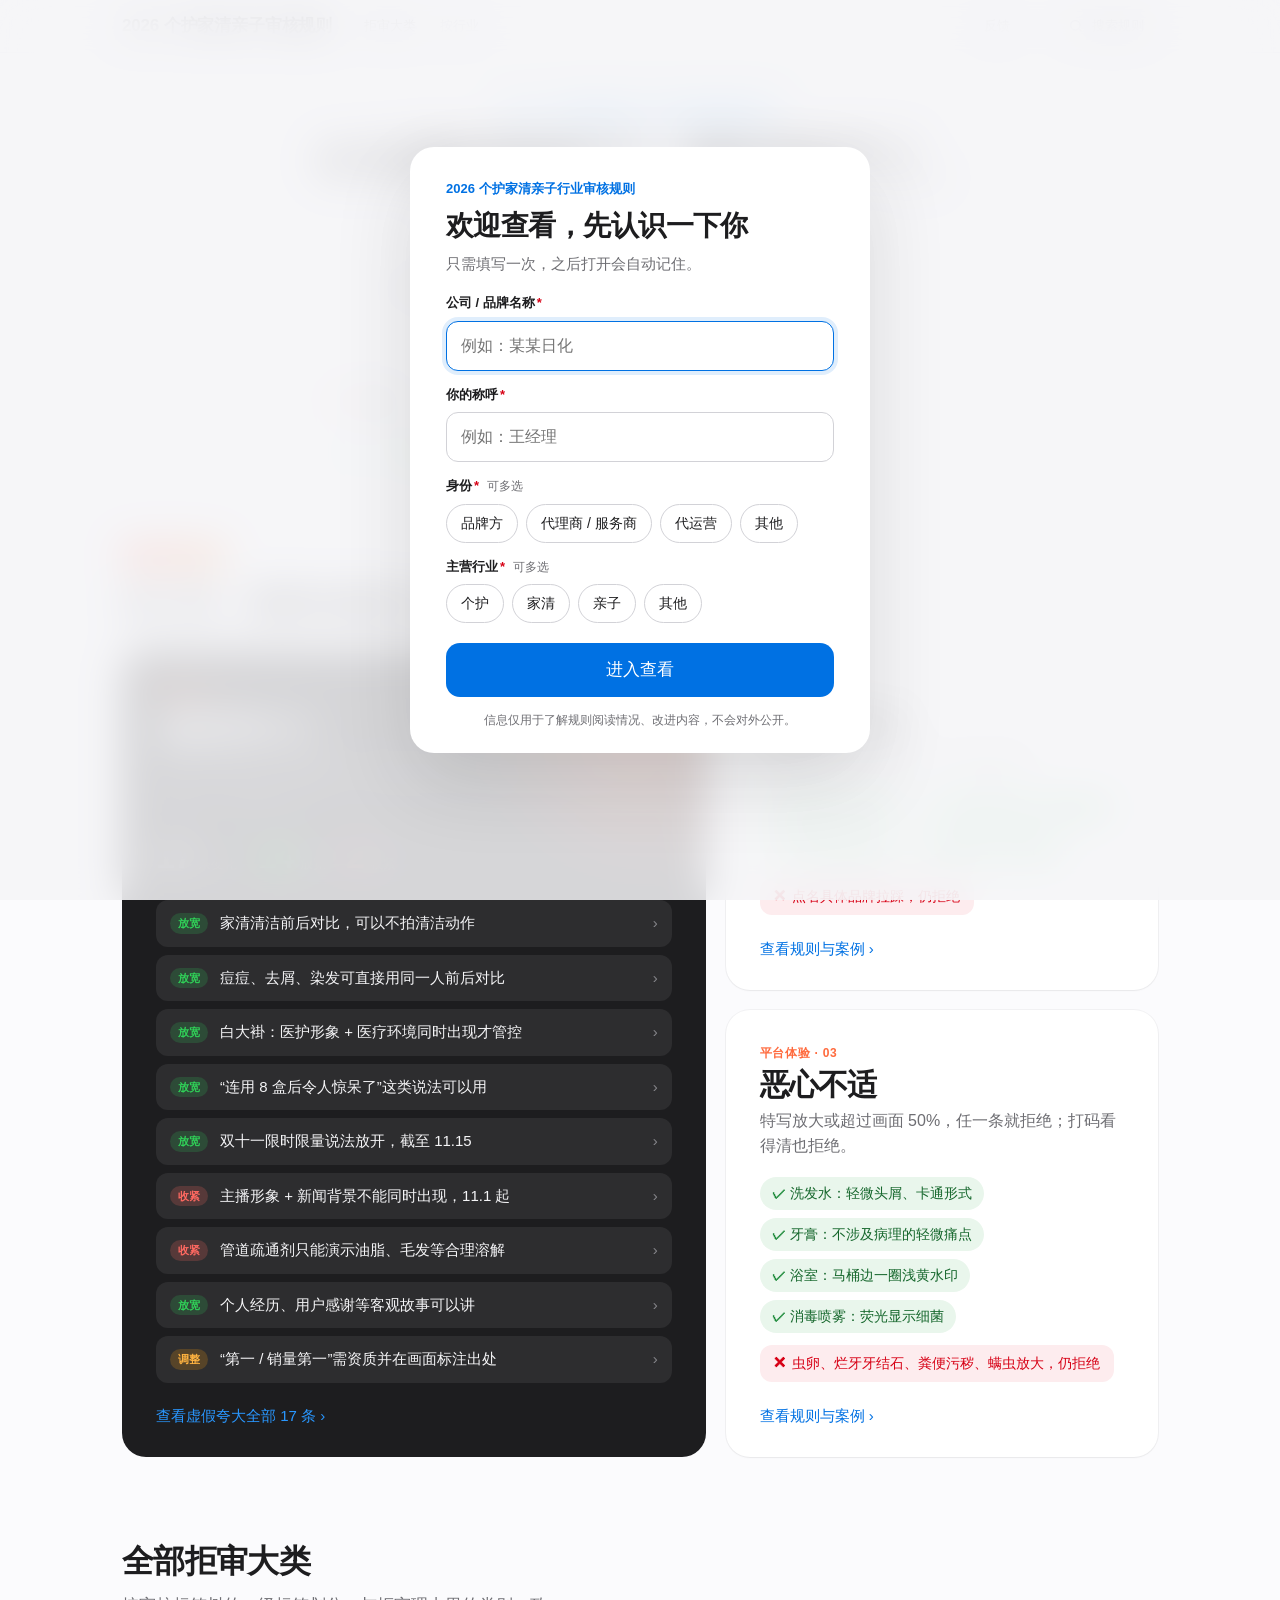
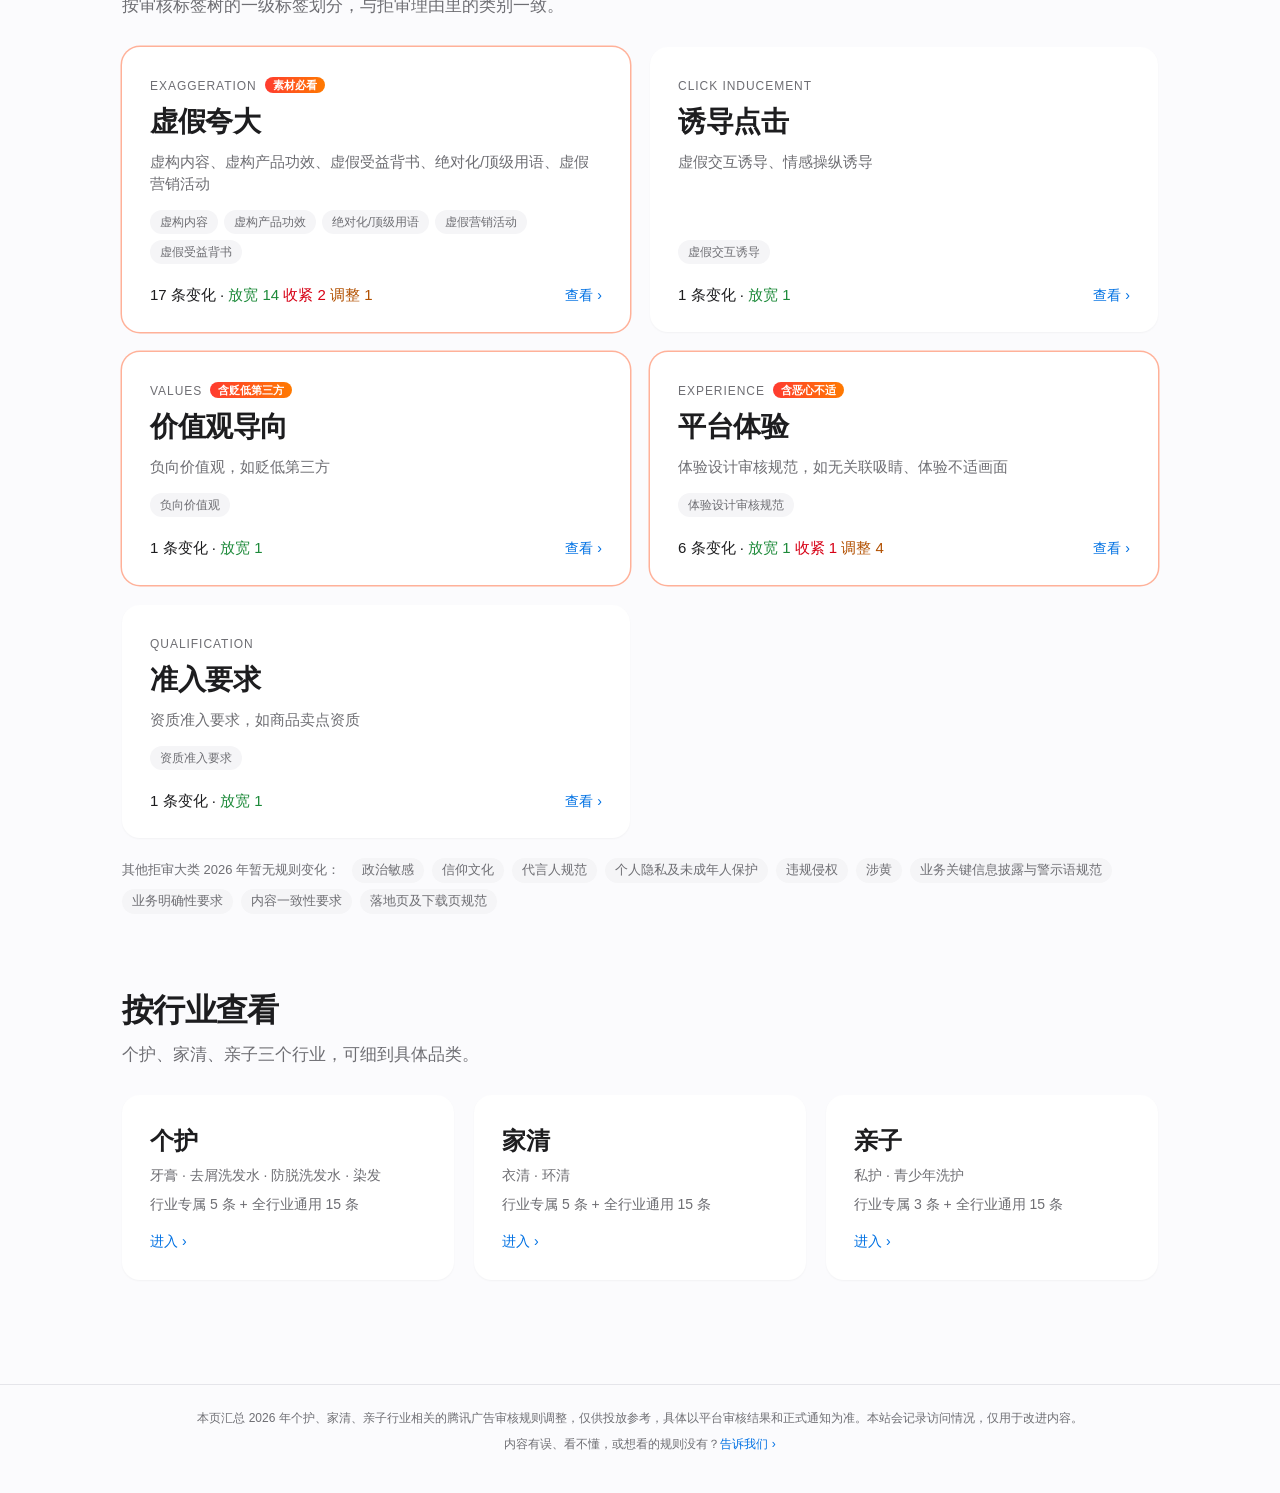
<file: index.html>
<!DOCTYPE html>
<html lang="zh-CN">
<head>
<meta charset="UTF-8">
<meta name="viewport" content="width=device-width, initial-scale=1">
<title>2026 个护家清亲子行业审核规则变化</title>
<link rel="stylesheet" href="style.css">
</head>
<body>
<nav class="nav">
  <div class="nav-inner">
    <a href="#/" class="brand">2026 个护家清亲子审核规则</a>
    <div class="nav-links">
      <a href="#/" data-nav="home">拒审大类</a>
      <a href="#/industry/personal" data-nav="industry">按行业</a>
    </div>
    <button class="nav-fb" type="button" onclick="openFeedback(null)">反馈</button>
    <button class="nav-search" id="openSearch" aria-label="搜索">
      <svg width="16" height="16" viewBox="0 0 24 24" fill="none" stroke="currentColor" stroke-width="2"><circle cx="11" cy="11" r="7"/><path d="M20 20l-3.5-3.5"/></svg>
      <span>搜索规则</span>
    </button>
  </div>
</nav>

<main id="app"></main>

<footer class="foot">
  <p>本页汇总 2026 年个护、家清、亲子行业相关的腾讯广告审核规则调整，仅供投放参考，具体以平台审核结果和正式通知为准。本站会记录访问情况，仅用于改进内容。</p>
  <p class="foot-fb">内容有误、看不懂，或想看的规则没有？<a href="javascript:openFeedback(null)">告诉我们 ›</a></p>
</footer>

<!-- 搜索面板 -->
<div class="overlay" id="searchLayer" hidden>
  <div class="search-panel">
    <div class="search-box">
      <svg width="20" height="20" viewBox="0 0 24 24" fill="none" stroke="currentColor" stroke-width="2"><circle cx="11" cy="11" r="7"/><path d="M20 20l-3.5-3.5"/></svg>
      <input id="searchInput" type="text" placeholder="搜索关键词，如：仿新闻、头皮屑、限时限量、牙膏" autocomplete="off">
      <button class="esc" id="closeSearch">取消</button>
    </div>
    <div class="search-hot" id="searchHot"></div>
    <div class="search-result" id="searchResult"></div>
  </div>
</div>

<!-- 规则详情 -->
<div class="overlay" id="sheetLayer" hidden>
  <div class="sheet" id="sheet"></div>
</div>

<!-- 看大图 -->
<div class="lightbox" id="lightbox" hidden><img id="lbImg" alt=""><p id="lbCap"></p></div>

<script src="data.js"></script>
<script src="track.js"></script>
<script src="app.js"></script>
</body>
</html>
</file>
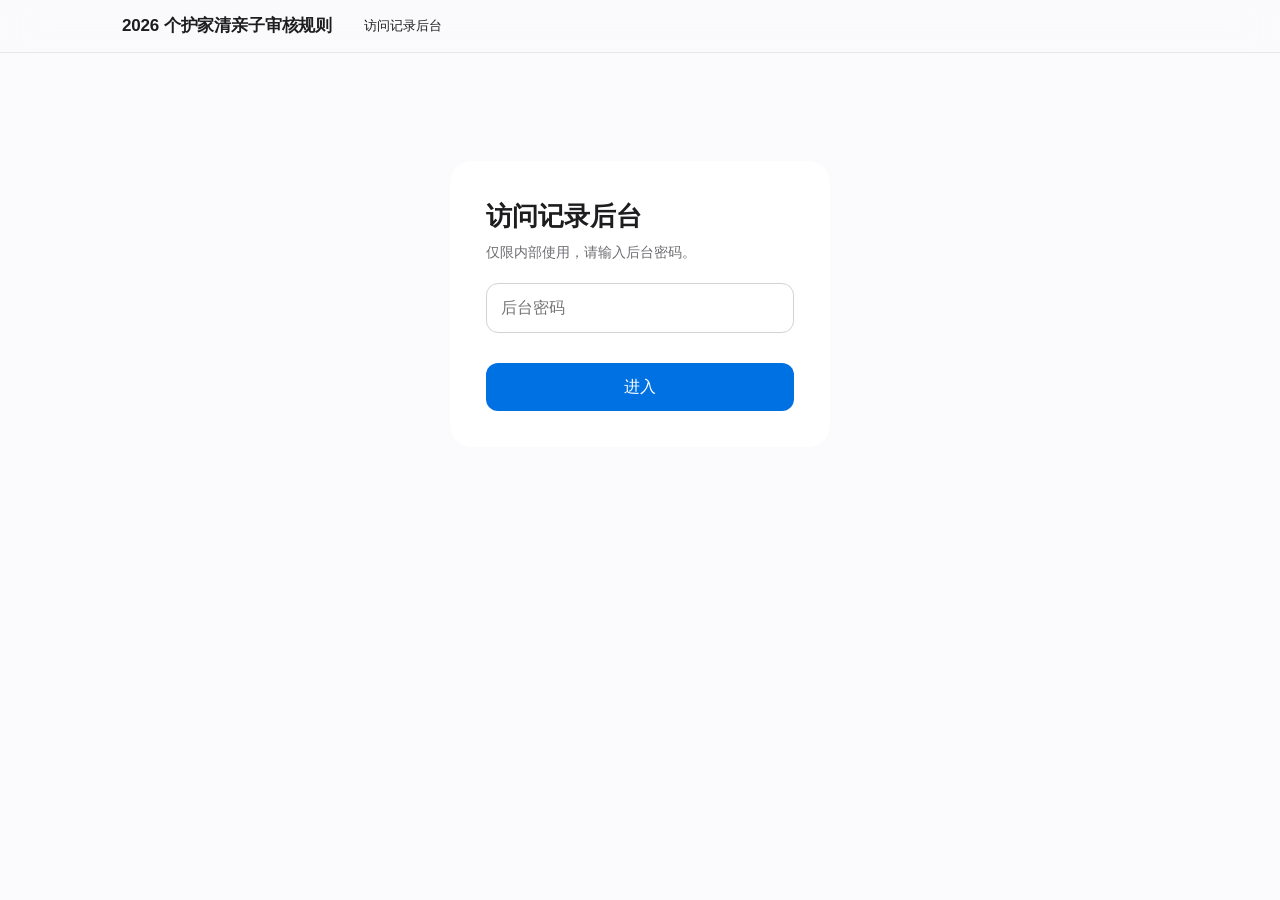
<file: admin.html>
<!DOCTYPE html>
<html lang="zh-CN">
<head>
<meta charset="UTF-8">
<meta name="viewport" content="width=device-width, initial-scale=1">
<meta name="robots" content="noindex,nofollow">
<title>访问记录后台</title>
<link rel="stylesheet" href="style.css">
<style>
main{padding-top:40px}
.adm-head{display:flex;align-items:flex-end;justify-content:space-between;gap:16px;flex-wrap:wrap;margin-bottom:24px}
.adm-head h1{font-size:36px;font-weight:700;letter-spacing:-.02em}
.adm-head p{font-size:13px;color:var(--sub);margin-top:6px}
.tools{display:flex;gap:8px;flex-wrap:wrap;align-items:center}
.tools input,.tools select{font:inherit;font-size:14px;padding:8px 12px;border:1px solid var(--line);border-radius:10px;background:#fff;outline:0}
.tools input{width:200px}
.tools button{font-size:14px;padding:8px 14px;border-radius:10px;background:var(--soft)}
.tools button.pri{background:var(--blue);color:#fff}
.kpi{display:grid;grid-template-columns:repeat(5,1fr);gap:14px;margin-bottom:18px}
.k{background:#fff;border-radius:16px;padding:20px 22px}
.k b{display:block;font-size:30px;font-weight:600;letter-spacing:-.02em}
.k span{font-size:13px;color:var(--sub)}
.panel{background:#fff;border-radius:18px;padding:22px 24px;margin-bottom:18px}
.panel h3{font-size:16px;font-weight:600;margin-bottom:14px}
.panel h3 small{font-weight:400;color:var(--sub);font-size:12px;margin-left:6px}
.g2{display:grid;grid-template-columns:1fr 1fr;gap:18px}
.g3{display:grid;grid-template-columns:1fr 1fr 1fr;gap:18px}
.trend{display:flex;align-items:flex-end;gap:4px;height:140px}
.col{flex:1;display:flex;flex-direction:column;align-items:center;justify-content:flex-end;height:100%}
.col i{width:100%;max-width:22px;background:var(--blue);border-radius:4px 4px 0 0;min-height:2px}
.col span{font-size:10px;color:var(--sub);margin-top:4px}
.bar{display:grid;grid-template-columns:minmax(0,1.3fr) 1fr 36px;gap:10px;align-items:center;font-size:13px;padding:5px 0}
.bl{white-space:nowrap;overflow:hidden;text-overflow:ellipsis}
.bt{height:8px;background:var(--soft);border-radius:4px;overflow:hidden}
.bt i{display:block;height:100%;background:var(--blue);border-radius:4px}
.bar b{text-align:right;font-weight:600}
table{width:100%;border-collapse:collapse;font-size:14px}
th{text-align:left;font-size:12px;color:var(--sub);font-weight:500;padding:8px 10px;border-bottom:1px solid #ececf0}
td{padding:12px 10px;border-bottom:1px solid #f2f2f5;vertical-align:top}
td small{display:block;color:var(--sub);font-size:12px}
tbody tr{cursor:pointer}
tbody tr:hover{background:#fafafc}
.empty{color:var(--sub);font-size:13px;text-align:center;padding:16px 0}
.login{max-width:380px;margin:12vh auto;background:#fff;border-radius:22px;padding:36px}
.login h1{font-size:26px;font-weight:700;margin-bottom:6px}
.login p{font-size:14px;color:var(--sub);margin-bottom:20px}
.login input{width:100%;font:inherit;font-size:16px;padding:12px 14px;border:1px solid var(--line);border-radius:12px;outline:0;margin-bottom:12px}
.login button{width:100%;background:var(--blue);color:#fff;font-size:16px;padding:12px;border-radius:12px}
.login .err{color:var(--red);font-size:13px;min-height:18px}
.plist{list-style:none;max-height:60vh;overflow-y:auto;margin-top:16px}
.plist li{display:grid;grid-template-columns:86px 76px 1fr;gap:8px;font-size:14px;padding:9px 0;border-bottom:1px solid #f2f2f5}
.plist time{color:var(--sub);font-size:13px}
.plist em{font-style:normal;font-size:12px;background:var(--soft);border-radius:999px;padding:1px 8px;justify-self:start;height:fit-content}
.fb-tabs{display:flex;gap:6px;margin-bottom:10px}
.fb-tabs button{font-size:13px;padding:5px 12px;border-radius:999px;color:var(--sub)}
.fb-tabs button.on{background:var(--text);color:#fff}
.fbi{display:grid;grid-template-columns:1fr auto;gap:6px 16px;padding:14px 0;border-bottom:1px solid #f2f2f5}
.fbi .meta{font-size:12px;color:var(--sub);display:flex;gap:8px;flex-wrap:wrap;align-items:center}
.fbi .meta em{font-style:normal;background:var(--amber-bg);color:var(--amber);padding:1px 8px;border-radius:999px;font-weight:500}
.fbi p{font-size:15px;line-height:1.6;grid-column:1;white-space:pre-wrap}
.fbi .act{grid-row:1/3;grid-column:2;align-self:center}
.fbi .act button{font-size:13px;padding:6px 12px;border-radius:999px;background:var(--soft)}
.fbi.done p{color:var(--sub)}
.fbi.done .meta em{background:var(--soft);color:var(--sub)}
@media (max-width:860px){.kpi{grid-template-columns:repeat(2,1fr)}.g2,.g3{grid-template-columns:1fr}.tools input{width:100%}}
</style>
</head>
<body>
<nav class="nav"><div class="nav-inner"><a href="./index.html" class="brand">2026 个护家清亲子审核规则</a><div class="nav-links"><a class="on">访问记录后台</a></div></div></nav>

<div id="login" class="login" hidden>
  <h1>访问记录后台</h1>
  <p>仅限内部使用，请输入后台密码。</p>
  <form id="loginForm"><input id="pass" type="password" placeholder="后台密码" autocomplete="current-password"><div class="err" id="loginErr"></div><button type="submit">进入</button></form>
</div>

<main id="main" hidden>
  <div class="adm-head">
    <div><h1>访问记录</h1><p id="status">加载中…</p></div>
    <div class="tools">
      <input id="filter" placeholder="筛选公司 / 称呼 / 身份 / 行业">
      <select id="days"><option value="7">近 7 天</option><option value="30" selected>近 30 天</option><option value="90">近 90 天</option></select>
      <button id="refresh">刷新</button>
      <button id="csv" class="pri">导出 CSV</button>
    </div>
  </div>

  <div class="kpi" id="kpi"></div>
  <div class="panel" id="fbPanel">
    <h3>意见反馈<small id="fbCount"></small></h3>
    <div class="fb-tabs"><button data-fb="todo" class="on">待处理</button><button data-fb="done">已处理</button><button data-fb="all">全部</button></div>
    <div id="fbList"></div>
  </div>
  <div class="panel"><h3>每日访客<small>按天去重</small></h3><div class="trend" id="trend"></div></div>
  <div class="g2">
    <div class="panel"><h3>被看最多的规则</h3><div id="topRules"></div></div>
    <div class="panel"><h3>访问最多的页面</h3><div id="topPages"></div></div>
  </div>
  <div class="g2">
    <div class="panel"><h3>热门搜索词</h3><div id="topSearch"></div></div>
    <div class="panel"><h3>搜不到结果的词<small>可以据此补内容</small></h3><div id="zeroSearch"></div></div>
  </div>
  <div class="g2">
    <div class="panel"><h3>访客行业分布<small>多选，按人次计</small></h3><div id="byInd"></div></div>
    <div class="panel"><h3>访客身份分布<small>多选，按人次计</small></h3><div id="byRole"></div></div>
  </div>
  <div class="panel">
    <h3>访客明细<small>点击一行查看这位访客的完整浏览记录</small></h3>
    <table><thead><tr><th>公司 / 称呼</th><th>身份</th><th>行业</th><th>看过规则</th><th>阅读时长</th><th>地区</th><th>最近访问</th></tr></thead><tbody id="people"></tbody></table>
  </div>
</main>

<div class="overlay" id="person" hidden>
  <div class="sheet"><button class="close x" aria-label="关闭">✕</button><h2 id="pTitle"></h2><div class="kv" id="pMeta"></div><ul class="plist" id="pList"></ul><button id="pDel" style="margin-top:18px;font-size:13px;color:var(--red)">删除这位访客的记录（如测试数据）</button></div>
</div>

<script src="data.js"></script>
<script src="admin.js"></script>
</body>
</html>
</file>
<file: style.css>
:root{
  --bg:#fbfbfd; --card:#fff; --text:#1d1d1f; --sub:#6e6e73; --line:#d2d2d7; --soft:#f5f5f7;
  --blue:#0071e3; --green:#1d8a3a; --green-bg:#e9f6ec; --red:#d70015; --red-bg:#fdecee; --amber:#b25000; --amber-bg:#fff4e5;
  --radius:18px;
  --font:-apple-system,BlinkMacSystemFont,"SF Pro Text","SF Pro Display","PingFang SC","Helvetica Neue","Microsoft YaHei",sans-serif;
}
*{box-sizing:border-box;margin:0;padding:0}
html{scroll-behavior:smooth}
body{font-family:var(--font);background:var(--bg);color:var(--text);-webkit-font-smoothing:antialiased;line-height:1.5;font-size:17px}
a{color:inherit;text-decoration:none}
button{font:inherit;border:0;background:none;cursor:pointer;color:inherit}
body.lock{overflow:hidden}

/* nav */
.nav{position:sticky;top:0;z-index:20;background:rgba(251,251,253,.8);backdrop-filter:saturate(180%) blur(20px);-webkit-backdrop-filter:saturate(180%) blur(20px);border-bottom:1px solid rgba(0,0,0,.08)}
.nav-inner{max-width:1080px;margin:0 auto;height:52px;display:flex;align-items:center;gap:32px;padding:0 22px}
.brand{font-weight:600;font-size:17px;letter-spacing:-.01em}
.nav-links{display:flex;gap:24px;font-size:13px;color:var(--sub)}
.nav-links a{transition:color .2s}
.nav-links a:hover,.nav-links a.on{color:var(--text)}
.nav-search{margin-left:auto;display:flex;align-items:center;gap:8px;font-size:13px;color:var(--sub);background:var(--soft);padding:7px 14px;border-radius:999px;transition:background .2s}
.nav-search:hover{background:#ebebef}

main{max-width:1080px;margin:0 auto;padding:0 22px 80px}

/* hero */
.hero{text-align:center;padding:48px 0 36px}
.eyebrow{font-size:17px;font-weight:600;color:var(--blue);margin-bottom:10px}
.hero h1{font-size:48px;line-height:1.07;font-weight:700;letter-spacing:-.025em}
.hero p.lead{font-size:21px;color:var(--sub);margin:18px auto 0;max-width:640px;line-height:1.4}
.hero-search{margin:26px auto 0;max-width:560px;display:flex;align-items:center;gap:10px;background:var(--card);border:1px solid var(--line);border-radius:999px;padding:14px 22px;color:var(--sub);font-size:17px;cursor:text;transition:box-shadow .2s,border-color .2s;width:100%}
.hero-search:hover{border-color:#a1a1a6;box-shadow:0 4px 20px rgba(0,0,0,.06)}

.stats{display:flex;justify-content:center;gap:56px;margin-top:48px}
.stat b{display:block;font-size:40px;font-weight:600;letter-spacing:-.02em}
.stat span{font-size:14px;color:var(--sub)}
.stat.g b{color:var(--green)} .stat.r b{color:var(--red)}

.sec-title{font-size:32px;font-weight:700;letter-spacing:-.02em;margin:24px 0 8px}
.sec-sub{color:var(--sub);font-size:17px;margin-bottom:28px}

/* category grid */
.grid{display:grid;grid-template-columns:repeat(2,1fr);gap:20px}
.cat-card{background:var(--card);border-radius:var(--radius);padding:30px 28px 26px;box-shadow:0 1px 2px rgba(0,0,0,.04);transition:transform .3s cubic-bezier(.2,.8,.2,1),box-shadow .3s;display:flex;flex-direction:column;min-height:220px}
.cat-card:hover{transform:translateY(-4px);box-shadow:0 14px 36px rgba(0,0,0,.08)}
.cat-card .en{font-size:12px;letter-spacing:.08em;text-transform:uppercase;color:var(--sub)}
.cat-card h3{font-size:28px;font-weight:700;margin:6px 0 8px;letter-spacing:-.015em}
.cat-card p{font-size:15px;color:var(--sub);flex:1}
.cat-card .meta{display:flex;align-items:center;justify-content:space-between;margin-top:20px;font-size:14px}
.cat-card .num{font-size:15px;color:var(--text)}
.cat-card .more{color:var(--blue)}
.chips{display:flex;gap:6px;flex-wrap:wrap;margin-top:14px}

.pill{display:inline-flex;align-items:center;font-size:12px;font-weight:500;padding:3px 10px;border-radius:999px;white-space:nowrap}
.pill.loose{background:var(--green-bg);color:var(--green)}
.pill.tight{background:var(--red-bg);color:var(--red)}
.pill.change{background:var(--amber-bg);color:var(--amber)}
.pill.gray{background:var(--soft);color:var(--sub)}

/* industry entry */
.ind-row{display:grid;grid-template-columns:repeat(3,1fr);gap:20px;margin-bottom:24px}
.ind-entry{background:var(--card);border-radius:var(--radius);padding:28px;transition:transform .3s,box-shadow .3s;box-shadow:0 1px 2px rgba(0,0,0,.04)}
.ind-entry:hover{transform:translateY(-4px);box-shadow:0 14px 36px rgba(0,0,0,.08)}
.ind-entry h3{font-size:24px;font-weight:700;margin-bottom:6px}
.ind-entry p{color:var(--sub);font-size:14px}
.ind-entry .more{color:var(--blue);font-size:14px;margin-top:16px;display:block}

/* page head */
.page-head{padding:56px 0 24px}
.crumb{font-size:14px;color:var(--sub);margin-bottom:12px}
.crumb a{color:var(--blue)}
.page-head h1{font-size:48px;font-weight:700;letter-spacing:-.025em;line-height:1.1}
.page-head p{font-size:19px;color:var(--sub);margin-top:10px}

/* tabs */
.seg{display:inline-flex;background:#e8e8ed;border-radius:10px;padding:3px;gap:2px;margin:8px 0 6px;flex-wrap:wrap}
.seg button{padding:7px 18px;border-radius:8px;font-size:14px;color:var(--text);transition:background .2s}
.seg button.on{background:#fff;box-shadow:0 1px 3px rgba(0,0,0,.12);font-weight:500}
.subtabs{display:flex;gap:8px;flex-wrap:wrap;margin:16px 0 8px}
.subtabs button{padding:7px 16px;border-radius:999px;font-size:14px;border:1px solid var(--line);background:var(--card);transition:all .2s}
.subtabs button.on{background:var(--text);color:#fff;border-color:var(--text)}
.filters{display:flex;gap:8px;margin:18px 0 6px;flex-wrap:wrap;align-items:center}
.filters .label{font-size:13px;color:var(--sub);margin-right:4px}
.filters button{font-size:13px;padding:5px 12px;border-radius:999px;color:var(--sub);background:transparent;border:1px solid transparent}
.filters button.on{color:var(--text);border-color:var(--line);background:var(--card)}

/* rule list */
.group-h{font-size:21px;font-weight:600;margin:36px 0 14px;display:flex;align-items:baseline;gap:10px}
.group-h small{font-size:14px;color:var(--sub);font-weight:400}
.rules{display:grid;gap:14px}
.rule{background:var(--card);border-radius:16px;padding:22px 26px;display:grid;grid-template-columns:1fr auto;gap:6px 24px;cursor:pointer;transition:box-shadow .25s,transform .25s;box-shadow:0 1px 2px rgba(0,0,0,.04)}
.rule:hover{box-shadow:0 10px 28px rgba(0,0,0,.08);transform:translateY(-2px)}
.rule .top{display:flex;gap:8px;align-items:center;flex-wrap:wrap;margin-bottom:6px}
.rule h4{font-size:19px;font-weight:600;letter-spacing:-.01em}
.rule p{font-size:15px;color:var(--sub);line-height:1.55}
.rule .arrow{align-self:center;color:var(--blue);font-size:14px;grid-row:1/3;grid-column:2;white-space:nowrap}
.empty{padding:60px 0;text-align:center;color:var(--sub)}

/* overlay & sheet */
.overlay{position:fixed;inset:0;z-index:50;background:rgba(0,0,0,.32);backdrop-filter:blur(6px);-webkit-backdrop-filter:blur(6px);display:flex;justify-content:center;align-items:flex-start;overflow-y:auto;padding:6vh 16px;animation:fade .2s}
.overlay[hidden]{display:none}
@keyframes fade{from{opacity:0}to{opacity:1}}
@keyframes rise{from{opacity:0;transform:translateY(16px)}to{opacity:1;transform:none}}
.sheet{background:var(--card);border-radius:22px;max-width:820px;width:100%;padding:44px 48px 40px;position:relative;animation:rise .3s cubic-bezier(.2,.8,.2,1)}
.sheet .close{position:absolute;top:18px;right:18px;width:32px;height:32px;border-radius:50%;background:var(--soft);font-size:18px;color:var(--sub);display:flex;align-items:center;justify-content:center}
.sheet .close:hover{background:#e8e8ed}
.sheet .top{display:flex;gap:8px;flex-wrap:wrap;margin-bottom:14px}
.sheet h2{font-size:32px;font-weight:700;letter-spacing:-.02em;line-height:1.2}
.sheet .sum{font-size:19px;color:var(--text);margin-top:16px;line-height:1.5;padding:18px 20px;background:var(--soft);border-radius:14px}
.kv{display:flex;gap:28px;flex-wrap:wrap;margin-top:18px;font-size:14px;color:var(--sub)}
.kv b{color:var(--text);font-weight:500;margin-left:6px}
.blk{margin-top:30px}
.blk h5{font-size:17px;font-weight:600;margin-bottom:10px}
.blk ul{list-style:none;display:grid;gap:8px}
.blk li{display:flex;gap:10px;font-size:15px;line-height:1.6;padding:10px 14px;border-radius:12px;background:#fafafc}
.blk li .ic{flex:0 0 20px;height:20px;border-radius:50%;display:flex;align-items:center;justify-content:center;font-size:12px;font-weight:700;margin-top:2px;color:#fff}
.blk li.ok{background:var(--green-bg)} .blk li.ok .ic{background:var(--green)}
.blk li.no{background:var(--red-bg)} .blk li.no .ic{background:var(--red)}
.blk li.warn{background:var(--amber-bg)} .blk li.warn .ic{background:var(--amber)}
.blk li.plain .ic{background:#c7c7cc;width:6px;height:6px;flex:0 0 6px;margin:10px 7px 0}
.gallery{display:grid;grid-template-columns:repeat(auto-fill,minmax(150px,1fr));gap:12px;margin-top:12px}
.gallery figure{cursor:zoom-in}
.gallery .ph{aspect-ratio:3/4;border-radius:12px;overflow:hidden;background:var(--soft);position:relative}
.gallery.wide{grid-template-columns:repeat(auto-fill,minmax(240px,1fr))}
.gallery.wide .ph{aspect-ratio:4/3;background:#fff;border:1px solid #ececf0}
.gallery.wide img{object-fit:contain}
.gallery img{width:100%;height:100%;object-fit:cover;transition:transform .4s}
.gallery figure:hover img{transform:scale(1.04)}
.gallery .badge{position:absolute;top:8px;left:8px;font-size:11px;font-weight:600;padding:2px 8px;border-radius:999px;color:#fff}
.badge.ok{background:var(--green)} .badge.no{background:var(--red)}
.gallery figcaption{font-size:12px;color:var(--sub);margin-top:6px}

/* search */
.search-panel{background:var(--card);border-radius:22px;max-width:720px;width:100%;padding:8px 8px 14px;animation:rise .25s;box-shadow:0 30px 80px rgba(0,0,0,.2)}
.search-box{display:flex;align-items:center;gap:12px;padding:14px 18px;color:var(--sub);border-bottom:1px solid #ececf0}
.search-box input{flex:1;border:0;outline:0;font:inherit;font-size:20px;color:var(--text);background:transparent}
.search-box .esc{font-size:14px;color:var(--blue)}
.search-hot{padding:16px 18px 4px;display:flex;gap:8px;flex-wrap:wrap;align-items:center}
.search-hot .label{font-size:13px;color:var(--sub);margin-right:4px}
.search-hot button{font-size:13px;padding:5px 12px;border-radius:999px;background:var(--soft)}
.search-hot button:hover{background:#e8e8ed}
.search-result{max-height:60vh;overflow-y:auto;padding:6px}
.sr{padding:14px 14px;border-radius:12px;cursor:pointer;display:block}
.sr:hover,.sr.act{background:var(--soft)}
.sr .t{font-size:16px;font-weight:600;display:flex;gap:8px;align-items:center;flex-wrap:wrap}
.sr .s{font-size:14px;color:var(--sub);margin-top:4px;line-height:1.5}
mark{background:#fff1a8;color:inherit;border-radius:3px;padding:0 1px}
.sr-count{font-size:13px;color:var(--sub);padding:10px 14px 2px}

/* lightbox */
.lightbox{position:fixed;inset:0;z-index:80;background:rgba(0,0,0,.88);display:flex;flex-direction:column;align-items:center;justify-content:center;padding:4vh;cursor:zoom-out}
.lightbox[hidden]{display:none}
.lightbox img{max-width:92vw;max-height:84vh;border-radius:10px}
.lightbox p{color:#d2d2d7;font-size:14px;margin-top:12px}

.foot{border-top:1px solid #e5e5ea;padding:24px 22px 40px;text-align:center;font-size:12px;color:var(--sub)}

@media (max-width:760px){
  body{font-size:16px}
  .hero{padding:56px 0 36px}
  .hero h1{font-size:36px}
  .hero p.lead{font-size:17px}
  .stats{gap:28px}
  .stat b{font-size:30px}
  .nav-links{display:none}
  .ind-row,.grid{grid-template-columns:1fr}
  .page-head h1{font-size:34px}
  .sheet{padding:36px 22px 28px}
  .sheet h2{font-size:24px}
  .sheet .sum{font-size:16px}
  .rule{grid-template-columns:1fr;padding:18px 20px}
  .rule .arrow{display:none}
}
.sheet .sum em.hl,.blk li em.hl{font-style:normal;font-weight:600;color:var(--blue);background:#e8f1fc;padding:1px 6px;border-radius:6px}

.others{margin-top:20px;font-size:13px;color:var(--sub);display:flex;flex-wrap:wrap;gap:6px 8px;align-items:center;line-height:1.6}
.others .label{margin-right:4px}
.others span:not(.label){background:var(--soft);padding:2px 10px;border-radius:999px}
.tagpath{margin-top:16px;font-size:14px;color:var(--sub);display:flex;flex-wrap:wrap;gap:6px 8px;align-items:center}
.tagpath b{color:var(--text);font-weight:600}
.tagpath .lb{font-size:12px;color:#fff;background:var(--text);padding:2px 8px;border-radius:6px;margin-right:4px}
.tagpath.rel{margin-top:8px}
.tagpath.rel .lb{background:#86868b}
.tagpath.rel span:not(.lb){background:var(--soft);padding:2px 10px;border-radius:999px;font-size:13px}

/* 素材制作必看 */
.focus{margin-top:8px}
.focus-head{margin-bottom:22px}
.focus-head h2{font-size:32px;font-weight:700;letter-spacing:-.02em;margin-top:12px}
.focus-tag{font-size:13px;font-weight:600;color:#fff;background:linear-gradient(90deg,#ff3b30,#ff7a00);padding:4px 12px;border-radius:999px;letter-spacing:.02em}
.focus-grid{display:grid;grid-template-columns:1.35fr 1fr;grid-template-rows:auto auto;gap:20px}
.ft{border-radius:24px;padding:34px 34px 30px;display:flex;flex-direction:column;position:relative;overflow:hidden}
.ft-main{grid-row:1/3;background:#1d1d1f;color:#f5f5f7}
.ft-main::after{content:"";position:absolute;right:-120px;top:-120px;width:360px;height:360px;border-radius:50%;background:radial-gradient(circle,rgba(255,90,40,.35),transparent 70%);pointer-events:none}
.ft-side{background:var(--card);box-shadow:0 1px 2px rgba(0,0,0,.04),0 0 0 1px rgba(0,0,0,.04)}
.ft-k{font-size:12px;letter-spacing:.06em;color:#ff6a3d;font-weight:600}
.ft h3{font-size:40px;font-weight:700;letter-spacing:-.025em;margin:6px 0 8px;line-height:1.1}
.ft-side h3{font-size:30px}
.ft-lead{font-size:16px;line-height:1.55;color:#a1a1a6}
.ft-side .ft-lead{color:var(--sub)}
.ft-num{display:flex;align-items:baseline;gap:6px;margin:22px 0 18px}
.ft-num b{font-size:34px;font-weight:600;letter-spacing:-.02em;color:#fff}
.ft-num b.g{color:#30d158;margin-left:14px} .ft-num b.r{color:#ff6961;margin-left:14px}
.ft-num span{font-size:13px;color:#a1a1a6}
.ft-points{list-style:none;display:grid;gap:8px;margin-bottom:22px}
.ft-points li{display:flex;align-items:center;gap:12px;padding:12px 14px;border-radius:12px;background:rgba(255,255,255,.07);cursor:pointer;font-size:15px;transition:background .2s}
.ft-points li:hover{background:rgba(255,255,255,.14)}
.ft-points li span{flex:1}
.ft-points li em{font-style:normal;color:#86868b}
.ft-points i{font-style:normal;font-size:11px;font-weight:600;padding:2px 8px;border-radius:999px;white-space:nowrap}
.ft-points i.loose{background:rgba(48,209,88,.18);color:#30d158}
.ft-points i.tight{background:rgba(255,105,97,.2);color:#ff6961}
.ft-btn{margin-top:auto;font-size:15px;color:#2997ff;font-weight:500}
.ft-side .ft-btn{color:var(--blue)}
.ft-ok{list-style:none;display:flex;flex-wrap:wrap;gap:8px;margin:18px 0 12px}
.ft-ok li{font-size:14px;padding:6px 12px 6px 30px;border-radius:999px;background:var(--green-bg);color:#14662b;position:relative}
.ft-ok li::before{content:"✓";position:absolute;left:12px;font-weight:700;color:var(--green)}
.ft-no{font-size:14px;color:var(--red);background:var(--red-bg);padding:8px 14px 8px 32px;border-radius:12px;position:relative;margin-bottom:20px;align-self:flex-start}
.ft-no::before{content:"✕";position:absolute;left:13px;font-weight:700}
.topic-sum{display:grid;grid-template-columns:1.4fr 1fr;gap:20px;background:var(--card);border-radius:20px;padding:26px 28px;margin:8px 0 12px}
.topic-sum h5{font-size:15px;font-weight:600;margin-bottom:4px}
.topic-sum .ft-ok{margin:10px 0 0}
.topic-sum .ft-no{margin-top:10px!important}
.cat-card.hot{box-shadow:0 0 0 1.5px #ffb199,0 1px 2px rgba(0,0,0,.04)}
.hot-b{font-style:normal;font-size:11px;font-weight:600;letter-spacing:0;text-transform:none;color:#fff;background:linear-gradient(90deg,#ff3b30,#ff7a00);padding:2px 8px;border-radius:999px;margin-left:8px;vertical-align:1px}
@media (max-width:760px){
  .focus-grid,.topic-sum{grid-template-columns:1fr}
  .ft-main{grid-row:auto}
  .ft{padding:26px 22px}
  .ft h3{font-size:32px}
  .focus-head h2{font-size:24px}
}

.stats-line{margin-top:16px;font-size:14px;color:var(--sub)}
.stats-line b{color:var(--text);font-weight:600;font-size:16px}
.stats-line b.g{color:var(--green)} .stats-line b.r{color:var(--red)}
.ft-points i.change{background:rgba(255,159,10,.2);color:#ffb340}
.hero h1 br{display:none}

/* 身份登记 */
.idf-layer{position:fixed;inset:0;z-index:90;background:rgba(245,245,247,.86);backdrop-filter:saturate(180%) blur(20px);-webkit-backdrop-filter:saturate(180%) blur(20px);display:flex;align-items:flex-start;justify-content:center;padding:6vh 20px;overflow-y:auto;animation:fade .25s}
.idf{background:#fff;border-radius:24px;max-width:460px;width:100%;padding:32px 36px 24px;margin:auto 0;box-shadow:0 30px 80px rgba(0,0,0,.12);animation:rise .35s cubic-bezier(.2,.8,.2,1)}
.idf-eyebrow{font-size:13px;color:var(--blue);font-weight:600}
.idf h2{font-size:28px;font-weight:700;letter-spacing:-.02em;margin:6px 0 6px}
.idf-sub{font-size:15px;color:var(--sub);margin-bottom:18px}
.idf-field{display:block;margin-bottom:14px}
.idf-field>span{display:block;font-size:13px;font-weight:600;margin-bottom:8px}
.idf-field i{color:var(--red);font-style:normal;margin-left:2px}
.idf-field input:not([type=radio]){width:100%;font:inherit;font-size:16px;padding:12px 14px;border:1px solid var(--line);border-radius:12px;outline:0;transition:border-color .2s,box-shadow .2s}
.idf-field input:not([type=radio]):focus{border-color:var(--blue);box-shadow:0 0 0 4px rgba(0,113,227,.12)}
.idf-chips{display:flex;flex-wrap:wrap;gap:8px}
.idf-chip input{position:absolute;opacity:0;pointer-events:none}
.idf-chip span{display:inline-block;font-size:14px;padding:8px 14px;border-radius:999px;border:1px solid var(--line);cursor:pointer;transition:all .15s}
.idf-chip input:checked+span{background:var(--text);color:#fff;border-color:var(--text)}
.idf-err{color:var(--red);font-size:13px;margin:-6px 0 10px}
.idf-btn{width:100%;background:var(--blue);color:#fff;font-size:17px;font-weight:500;padding:14px;border-radius:14px;margin-top:6px;transition:background .2s}
.idf-btn:hover{background:#0077ed}
.idf-cancel{width:100%;color:var(--blue);font-size:15px;padding:10px;margin-top:4px}
.idf-note{font-size:12px;color:var(--sub);text-align:center;margin-top:14px}
.id-badge{font-size:12px;color:var(--sub);padding:6px 12px;border-radius:999px;background:var(--soft);max-width:220px;white-space:nowrap;overflow:hidden;text-overflow:ellipsis}
.id-badge:hover{background:#ebebef}
@media (max-width:760px){.id-badge{display:none}.idf{padding:32px 22px 22px}}

/* 意见反馈 */
.nav-fb{font-size:13px;color:var(--sub);padding:7px 12px;border-radius:999px;margin-left:auto;transition:color .2s,background .2s}
.nav-fb:hover{color:var(--text);background:var(--soft)}
.nav-fb+.nav-search{margin-left:0}
.fb-fab{position:fixed;right:24px;bottom:24px;z-index:40;display:flex;align-items:center;gap:8px;background:var(--text);color:#fff;font-size:14px;font-weight:500;padding:12px 18px;border-radius:999px;box-shadow:0 8px 24px rgba(0,0,0,.18);transition:transform .2s,box-shadow .2s}
.fb-fab:hover{transform:translateY(-2px);box-shadow:0 12px 30px rgba(0,0,0,.22)}
body.lock .fb-fab{display:none}
.idf textarea{width:100%;font:inherit;font-size:15px;line-height:1.5;padding:12px 14px;border:1px solid var(--line);border-radius:12px;outline:0;resize:vertical;transition:border-color .2s,box-shadow .2s}
.idf textarea:focus{border-color:var(--blue);box-shadow:0 0 0 4px rgba(0,113,227,.12)}
.fb-done{text-align:center;padding:12px 0 4px}
.fb-done b{display:inline-flex;width:56px;height:56px;border-radius:50%;background:var(--green-bg);color:var(--green);font-size:28px;align-items:center;justify-content:center;margin-bottom:12px}
.rule-fb{margin-top:32px;padding:16px 18px;border-radius:14px;background:var(--soft);display:flex;justify-content:space-between;align-items:center;gap:12px;flex-wrap:wrap;font-size:14px;color:var(--sub)}
.rule-fb button{color:var(--blue);font-size:14px;font-weight:500}
.foot-fb{margin-top:8px}
.foot-fb a{color:var(--blue)}
@media (max-width:760px){.fb-fab{right:16px;bottom:16px;padding:12px}.fb-fab span{display:none}.nav-fb{display:none}}

.idf-multi{font-style:normal;font-weight:400;color:var(--sub);font-size:12px;margin-left:8px}
.idf-other{width:100%;margin-top:10px;font:inherit;font-size:15px;padding:10px 14px;border:1px solid var(--line);border-radius:12px;outline:0;transition:border-color .2s,box-shadow .2s;animation:fade .2s}
.idf-other:focus{border-color:var(--blue);box-shadow:0 0 0 4px rgba(0,113,227,.12)}
.idf-other[hidden]{display:none}

.gallery figure.vid .ph{aspect-ratio:9/16;background:#000}
.gallery figure.vid video{width:100%;height:100%;object-fit:contain;display:block;background:#000}
.gallery figure.vid{cursor:default}

/* 最新更新 */
.upd{max-width:640px;margin:22px auto 0;text-align:left;background:var(--card);border-radius:18px;padding:14px 16px;box-shadow:0 1px 2px rgba(0,0,0,.04),0 0 0 1px rgba(0,0,0,.04)}
.upd-h{font-size:13px;font-weight:600;color:var(--sub);display:flex;align-items:center;gap:8px;margin:0 2px 8px}
.upd-dot{width:8px;height:8px;border-radius:50%;background:#ff3b30;box-shadow:0 0 0 4px rgba(255,59,48,.15)}
.upd-i{width:100%;display:flex;align-items:center;gap:12px;padding:10px 8px;border-radius:12px;text-align:left;transition:background .2s}
.upd-i+.upd-i{border-top:1px solid #f2f2f5}
.upd-i:hover{background:var(--soft)}
.upd-date{font-size:13px;font-weight:600;color:var(--blue);min-width:38px}
.upd-tag{font-size:11px;font-weight:600;padding:2px 8px;border-radius:999px;white-space:nowrap}
.upd-tag.loose{background:var(--green-bg);color:var(--green)} .upd-tag.tight{background:var(--red-bg);color:var(--red)}
.upd-body{flex:1;display:flex;flex-direction:column;gap:2px;min-width:0}
.upd-body b{font-size:15px;font-weight:600;color:var(--text)}
.upd-body small{font-size:13px;color:var(--sub);line-height:1.5}
.upd-i em{font-style:normal;color:#86868b}
@media (max-width:760px){.upd{margin-top:18px}.upd-i{flex-wrap:wrap}.upd-body{flex-basis:100%;order:3}}
</file>
